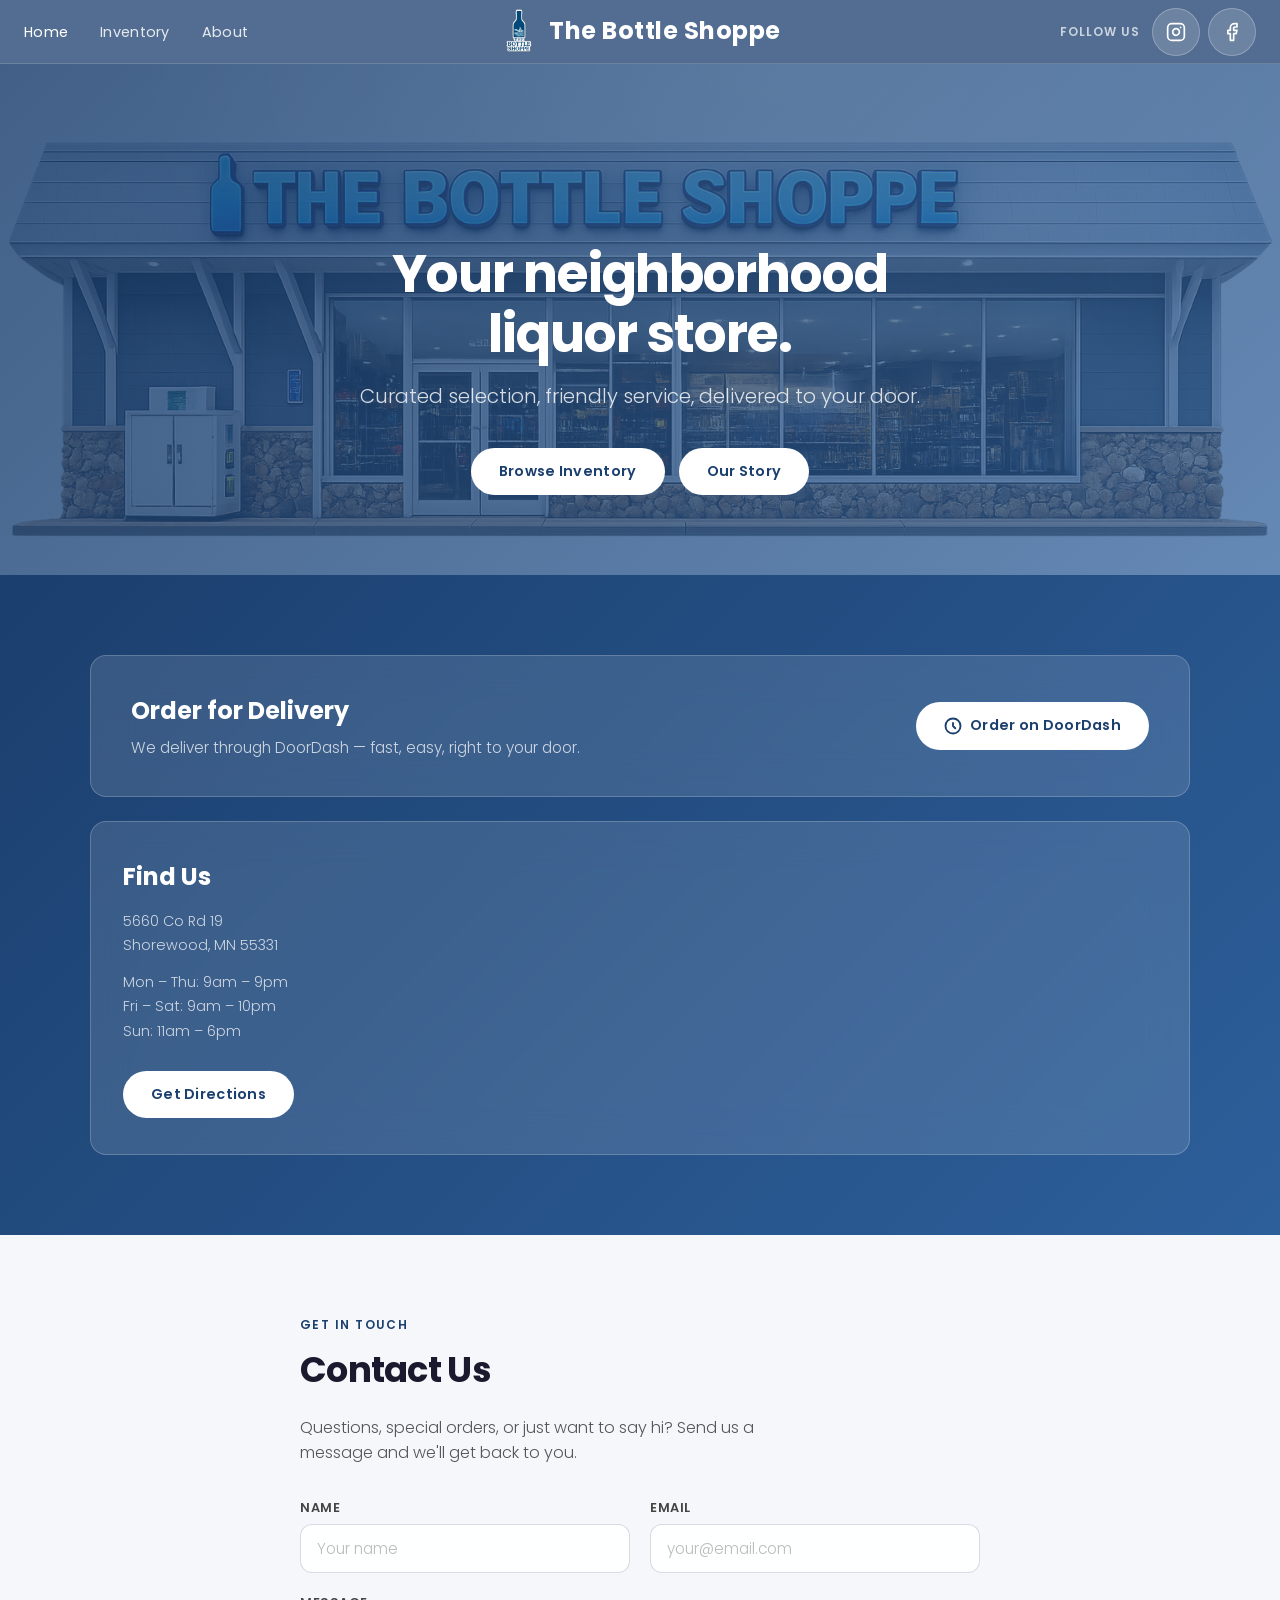
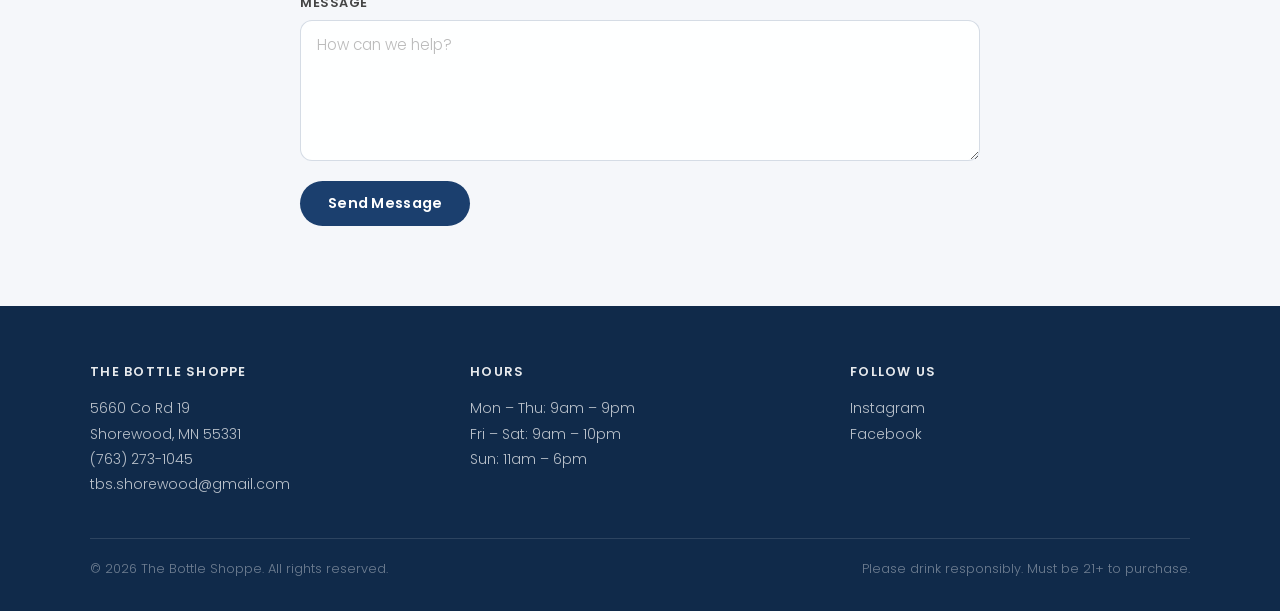
<file: index.html>
<!DOCTYPE html>
<html lang="en">
<head>
  <meta charset="UTF-8">
  <meta name="viewport" content="width=device-width, initial-scale=1.0">
  <title>The Bottle Shoppe</title>
  <link rel="preconnect" href="https://fonts.googleapis.com">
  <link rel="preconnect" href="https://fonts.gstatic.com" crossorigin>
  <link href="https://fonts.googleapis.com/css2?family=Poppins:wght@300;400;600;700&display=swap" rel="stylesheet">
  <link rel="stylesheet" href="style.css">
</head>
<body>

  <!-- ── Navigation ── -->
  <nav class="nav">
    <ul class="nav-links">
      <li><a href="index.html" class="active">Home</a></li>
      <li><a href="inventory.html">Inventory</a></li>
      <li><a href="about.html">About</a></li>
    </ul>
    <a href="index.html" class="nav-brand">
      <img src="images/logo%20no%20white%20background.png" alt="The Bottle Shoppe" height="60">
      <span class="nav-title">The Bottle Shoppe</span>
    </a>
    <div class="nav-social">
      <span class="nav-social-label">Follow Us</span>
      <a href="https://www.instagram.com/tbs.shorewood/" class="icon-btn" target="_blank" rel="noopener" aria-label="Instagram">
        <svg width="20" height="20" viewBox="0 0 24 24" fill="none" stroke="currentColor" stroke-width="2" stroke-linecap="round" stroke-linejoin="round">
          <rect x="2" y="2" width="20" height="20" rx="5" ry="5"/>
          <path d="M16 11.37A4 4 0 1 1 12.63 8 4 4 0 0 1 16 11.37z"/>
          <line x1="17.5" y1="6.5" x2="17.51" y2="6.5"/>
        </svg>
      </a>
      <a href="https://www.facebook.com/share/1CgVBMx9sU/" class="icon-btn" target="_blank" rel="noopener" aria-label="Facebook">
        <svg width="20" height="20" viewBox="0 0 24 24" fill="none" stroke="currentColor" stroke-width="2" stroke-linecap="round" stroke-linejoin="round">
          <path d="M18 2h-3a5 5 0 0 0-5 5v3H7v4h3v8h4v-8h3l1-4h-4V7a1 1 0 0 1 1-1h3z"/>
        </svg>
      </a>
    </div>
  </nav>

  <div class="page-body">

    <!-- ── Hero ── -->
    <section class="hero">
      <div class="hero-inner">
        <h1 class="hero-headline">Your neighborhood<br>liquor store.</h1>
        <p class="hero-tagline">Curated selection, friendly service, delivered to your door.</p>
        <div style="display:flex; gap:14px; justify-content:center; flex-wrap:wrap;">
          <a href="inventory.html" class="btn btn-primary">Browse Inventory</a>
          <a href="about.html" class="btn btn-primary">Our Story</a>
        </div>
      </div>
    </section>

    <!-- ── Delivery Section ── -->
    <section class="section-blue">
      <div class="section-inner">
        <div class="delivery-card">
          <div class="delivery-card-text">
            <h2>Order for Delivery</h2>
            <p>We deliver through DoorDash — fast, easy, right to your door.</p>
          </div>
          <div>
            <!-- DOORDASH EMBED: paste DoorDash storefront embed snippet here when available -->
            <!-- Fallback button below — replace [DOORDASH_URL] with your store link -->
            <a href="https://www.doordash.com/convenience/store/the-bottle-shoppe-excelsior-37431785/?utm_campaign=gpa" class="btn btn-primary" target="_blank" rel="noopener">
              <svg width="18" height="18" viewBox="0 0 24 24" fill="none" stroke="currentColor" stroke-width="2.5" stroke-linecap="round" stroke-linejoin="round">
                <circle cx="12" cy="12" r="10"/>
                <path d="M12 8v4l3 3"/>
              </svg>
              Order on DoorDash
            </a>
          </div>
        </div>

        <!-- ── Find Us Card ── -->
        <div class="find-us-card">
          <div class="find-us-info">
            <h2>Find Us</h2>
            <address>
              5660 Co Rd 19<br>
              Shorewood, MN 55331
            </address>
            <p>
              Mon – Thu: 9am – 9pm<br>
              Fri – Sat: 9am – 10pm<br>
              Sun: 11am – 6pm
            </p>
            <a href="https://www.google.com/maps/place/The+Bottle+Shoppe/@44.9011244,-93.5923274,17z/data=!3m1!4b1!4m6!3m5!1s0x87f60367f8fd0745:0x949a5ee95f231d9f!8m2!3d44.9011206!4d-93.5897525!16s%2Fg%2F11ymnhgc1g?entry=ttu&g_ep=EgoyMDI2MDMxMS4wIKXMDSoASAFQAw%3D%3D"
               class="btn btn-primary" target="_blank" rel="noopener" style="margin-top:16px;">
              Get Directions
            </a>
          </div>
          <div class="find-us-map">
            <iframe
              src="https://maps.google.com/maps?q=44.9011206,-93.5897525&z=15&output=embed"
              width="100%" height="100%"
              style="border:0;" allowfullscreen="" loading="lazy"
              referrerpolicy="no-referrer-when-downgrade"
              title="The Bottle Shoppe location">
            </iframe>
          </div>
        </div>
      </div>
    </section>


    <!-- ── Contact Us ── -->
    <section class="section" id="contact">
      <div class="section-inner" style="max-width:680px;">
        <p class="section-label">Get In Touch</p>
        <h2 class="section-title">Contact Us</h2>
        <p class="section-sub" style="margin-bottom:32px;">Questions, special orders, or just want to say hi? Send us a message and we'll get back to you.</p>

        <!-- Formspree: sign up at formspree.io, create a form pointed at tbs.shorewood@gmail.com,
             then replace YOUR_FORM_ID below with the ID from your dashboard (e.g. xpwzabcd) -->
        <form
          action="https://formspree.io/f/xreylqyp"
          method="POST"
          class="contact-form"
          id="contact-form"
        >
          <div class="contact-form-row">
            <div class="contact-field">
              <label for="contact-name">Name</label>
              <input type="text" id="contact-name" name="name" placeholder="Your name" required>
            </div>
            <div class="contact-field">
              <label for="contact-email">Email</label>
              <input type="email" id="contact-email" name="email" placeholder="your@email.com" required>
            </div>
          </div>
          <div class="contact-field">
            <label for="contact-message">Message</label>
            <textarea id="contact-message" name="message" rows="5" placeholder="How can we help?" required></textarea>
          </div>
          <div style="display:flex; align-items:center; gap:16px; flex-wrap:wrap;">
            <button type="submit" class="btn btn-blue">Send Message</button>
            <p class="contact-success" id="contact-success" style="display:none; color:#15803d; font-size:0.9rem; font-weight:400;">
              ✓ Message sent! We'll be in touch soon.
            </p>
          </div>
        </form>
      </div>
    </section>

  </div><!-- end .page-body -->

  <!-- ── Footer ── -->
  <footer class="footer">
    <div class="footer-inner">
      <div class="footer-col">
        <h4>The Bottle Shoppe</h4>
        <address>
          <a href="https://www.google.com/maps/place/The+Bottle+Shoppe/@44.9011244,-93.5923274,17z/data=!3m1!4b1!4m6!3m5!1s0x87f60367f8fd0745:0x949a5ee95f231d9f!8m2!3d44.9011206!4d-93.5897525!16s%2Fg%2F11ymnhgc1g?entry=ttu&g_ep=EgoyMDI2MDMxMS4wIKXMDSoASAFQAw%3D%3D" target="_blank" rel="noopener">5660 Co Rd 19<br>
          Shorewood, MN 55331</a><br>
          <a href="tel:+17632731045">(763) 273-1045</a><br>
          <a href="mailto:tbs.shorewood@gmail.com">tbs.shorewood@gmail.com</a>
        </address>
      </div>
      <div class="footer-col">
        <h4>Hours</h4>
        <p>
          Mon – Thu: 9am – 9pm<br>
          Fri – Sat: 9am – 10pm<br>
          Sun: 11am – 6pm
        </p>
      </div>
      <div class="footer-col">
        <h4>Follow Us</h4>
        <p>
          <a href="https://www.instagram.com/tbs.shorewood/" style="color:rgba(255,255,255,0.7); transition:color 0.2s;" onmouseover="this.style.color='#fff'" onmouseout="this.style.color='rgba(255,255,255,0.7)'">Instagram</a><br>
          <a href="https://www.facebook.com/share/1CgVBMx9sU/" style="color:rgba(255,255,255,0.7); transition:color 0.2s;" onmouseover="this.style.color='#fff'" onmouseout="this.style.color='rgba(255,255,255,0.7)'">Facebook</a>
        </p>
      </div>
    </div>
    <div class="footer-bottom">
      <p>&copy; 2026 The Bottle Shoppe. All rights reserved.</p>
      <p>Please drink responsibly. Must be 21+ to purchase.</p>
    </div>
  </footer>
  <script>
    // Formspree AJAX submit — keeps user on page with success message
    const form = document.getElementById('contact-form');
    if (form) {
      form.addEventListener('submit', async function (e) {
        e.preventDefault();
        const btn = form.querySelector('button[type="submit"]');
        btn.textContent = 'Sending…';
        btn.disabled = true;
        try {
          const res = await fetch(form.action, {
            method: 'POST',
            body: new FormData(form),
            headers: { Accept: 'application/json' }
          });
          if (res.ok) {
            form.reset();
            document.getElementById('contact-success').style.display = 'block';
            btn.style.display = 'none';
          } else {
            btn.textContent = 'Try again';
            btn.disabled = false;
          }
        } catch {
          btn.textContent = 'Try again';
          btn.disabled = false;
        }
      });
    }
  </script>
</body>
</html>
</file>
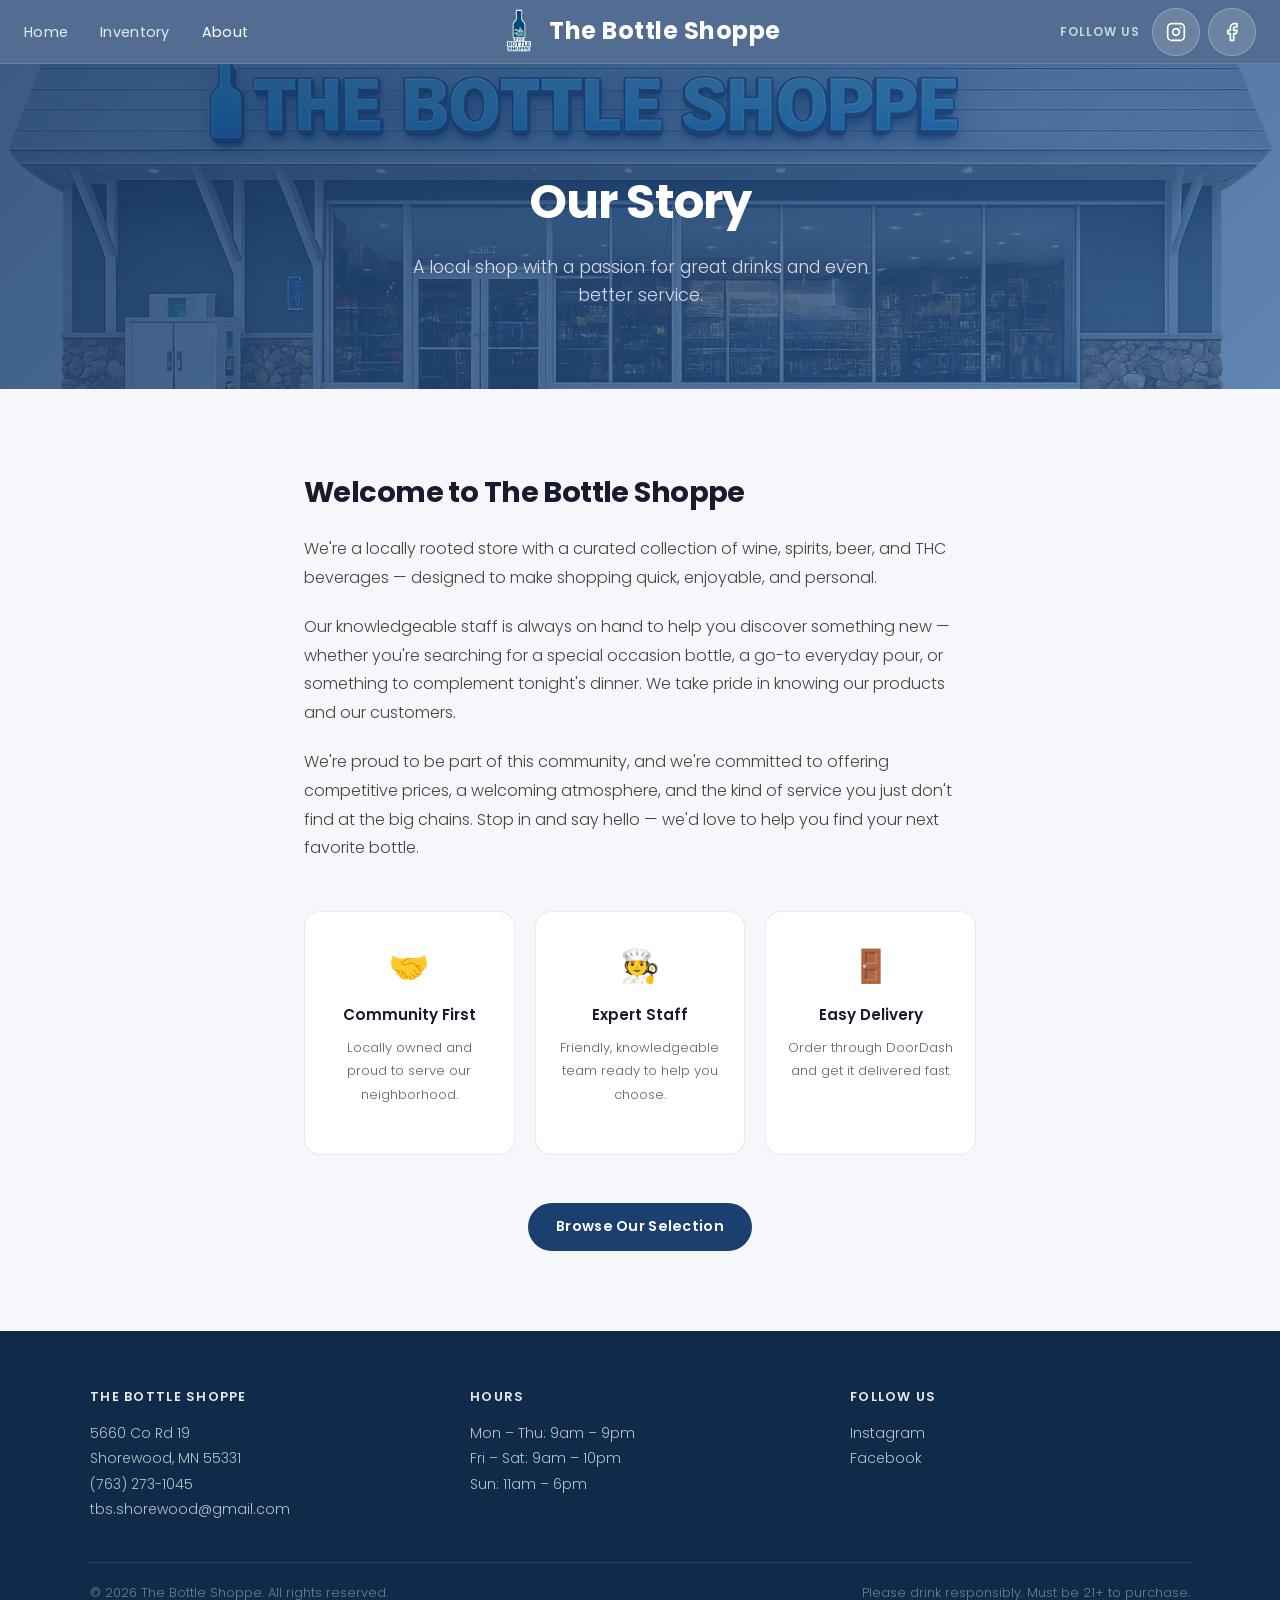
<file: about.html>
<!DOCTYPE html>
<html lang="en">
<head>
  <meta charset="UTF-8">
  <meta name="viewport" content="width=device-width, initial-scale=1.0">
  <title>About — The Bottle Shoppe</title>
  <link rel="preconnect" href="https://fonts.googleapis.com">
  <link rel="preconnect" href="https://fonts.gstatic.com" crossorigin>
  <link href="https://fonts.googleapis.com/css2?family=Poppins:wght@300;400;600;700&display=swap" rel="stylesheet">
  <link rel="stylesheet" href="style.css">
</head>
<body>

  <!-- ── Navigation ── -->
  <nav class="nav">
    <ul class="nav-links">
      <li><a href="index.html">Home</a></li>
      <li><a href="inventory.html">Inventory</a></li>
      <li><a href="about.html" class="active">About</a></li>
    </ul>
    <a href="index.html" class="nav-brand">
      <img src="images/logo%20no%20white%20background.png" alt="The Bottle Shoppe" height="60">
      <span class="nav-title">The Bottle Shoppe</span>
    </a>
    <div class="nav-social">
      <span class="nav-social-label">Follow Us</span>
      <a href="https://www.instagram.com/tbs.shorewood/" class="icon-btn" target="_blank" rel="noopener" aria-label="Instagram">
        <svg width="20" height="20" viewBox="0 0 24 24" fill="none" stroke="currentColor" stroke-width="2" stroke-linecap="round" stroke-linejoin="round">
          <rect x="2" y="2" width="20" height="20" rx="5" ry="5"/>
          <path d="M16 11.37A4 4 0 1 1 12.63 8 4 4 0 0 1 16 11.37z"/>
          <line x1="17.5" y1="6.5" x2="17.51" y2="6.5"/>
        </svg>
      </a>
      <a href="https://www.facebook.com/share/1CgVBMx9sU/" class="icon-btn" target="_blank" rel="noopener" aria-label="Facebook">
        <svg width="20" height="20" viewBox="0 0 24 24" fill="none" stroke="currentColor" stroke-width="2" stroke-linecap="round" stroke-linejoin="round">
          <path d="M18 2h-3a5 5 0 0 0-5 5v3H7v4h3v8h4v-8h3l1-4h-4V7a1 1 0 0 1 1-1h3z"/>
        </svg>
      </a>
    </div>
  </nav>

  <div class="page-body">

  <!-- ── About Header ── -->
  <header class="about-header">
    <h1>Our Story</h1>
    <p>A local shop with a passion for great drinks and even better service.</p>
  </header>

  <!-- ── Story Section ── -->
  <main>
    <div class="about-story">

      <h2>Welcome to The Bottle Shoppe</h2>

      <p>
        We're a locally rooted store with a curated collection of wine, spirits, beer,
        and THC beverages — designed to make shopping quick, enjoyable, and personal.
      </p>
      <p>
        Our knowledgeable staff is always on hand to help you discover something new —
        whether you're searching for a special occasion bottle, a go-to everyday pour,
        or something to complement tonight's dinner. We take pride in knowing our
        products and our customers.
      </p>
      <p>
        We're proud to be part of this community, and we're committed to offering
        competitive prices, a welcoming atmosphere, and the kind of service you
        just don't find at the big chains. Stop in and say hello — we'd love to
        help you find your next favorite bottle.
      </p>

      <!-- ── Values Cards ── -->
      <div style="display:grid; grid-template-columns: repeat(auto-fit, minmax(200px, 1fr)); gap:20px; margin-top:48px;">
        <div class="card-light" style="text-align:center; padding:28px 20px;">
          <div style="font-size:2rem; margin-bottom:12px;">🤝</div>
          <h4 style="font-weight:600; font-size:0.95rem; color:#1a1a2e; margin-bottom:8px;">Community First</h4>
          <p style="font-size:0.82rem; color:#666; font-weight:300;">Locally owned and proud to serve our neighborhood.</p>
        </div>
        <div class="card-light" style="text-align:center; padding:28px 20px;">
          <div style="font-size:2rem; margin-bottom:12px;">🧑‍🍳</div>
          <h4 style="font-weight:600; font-size:0.95rem; color:#1a1a2e; margin-bottom:8px;">Expert Staff</h4>
          <p style="font-size:0.82rem; color:#666; font-weight:300;">Friendly, knowledgeable team ready to help you choose.</p>
        </div>
        <div class="card-light" style="text-align:center; padding:28px 20px;">
          <div style="font-size:2rem; margin-bottom:12px;">🚪</div>
          <h4 style="font-weight:600; font-size:0.95rem; color:#1a1a2e; margin-bottom:8px;">Easy Delivery</h4>
          <p style="font-size:0.82rem; color:#666; font-weight:300;">Order through DoorDash and get it delivered fast.</p>
        </div>
      </div>

      <div style="margin-top:48px; text-align:center;">
        <a href="inventory.html" class="btn btn-blue">Browse Our Selection</a>
      </div>

    </div>
  </main>

  </div><!-- end .page-body -->

  <!-- ── Footer ── -->
  <footer class="footer">
    <div class="footer-inner">
      <div class="footer-col">
        <h4>The Bottle Shoppe</h4>
        <address>
          <a href="https://www.google.com/maps/place/The+Bottle+Shoppe/@44.9011244,-93.5923274,17z/data=!3m1!4b1!4m6!3m5!1s0x87f60367f8fd0745:0x949a5ee95f231d9f!8m2!3d44.9011206!4d-93.5897525!16s%2Fg%2F11ymnhgc1g?entry=ttu&g_ep=EgoyMDI2MDMxMS4wIKXMDSoASAFQAw%3D%3D" target="_blank" rel="noopener">5660 Co Rd 19<br>
          Shorewood, MN 55331</a><br>
          <a href="tel:+17632731045">(763) 273-1045</a><br>
          <a href="mailto:tbs.shorewood@gmail.com">tbs.shorewood@gmail.com</a>
        </address>
      </div>
      <div class="footer-col">
        <h4>Hours</h4>
        <p>
          Mon – Thu: 9am – 9pm<br>
          Fri – Sat: 9am – 10pm<br>
          Sun: 11am – 6pm
        </p>
      </div>
      <div class="footer-col">
        <h4>Follow Us</h4>
        <p>
          <a href="https://www.instagram.com/tbs.shorewood/" style="color:rgba(255,255,255,0.7);">Instagram</a><br>
          <a href="https://www.facebook.com/share/1CgVBMx9sU/" style="color:rgba(255,255,255,0.7);">Facebook</a>
        </p>
      </div>
    </div>
    <div class="footer-bottom">
      <p>&copy; 2026 The Bottle Shoppe. All rights reserved.</p>
      <p>Please drink responsibly. Must be 21+ to purchase.</p>
    </div>
  </footer>

</body>
</html>
</file>
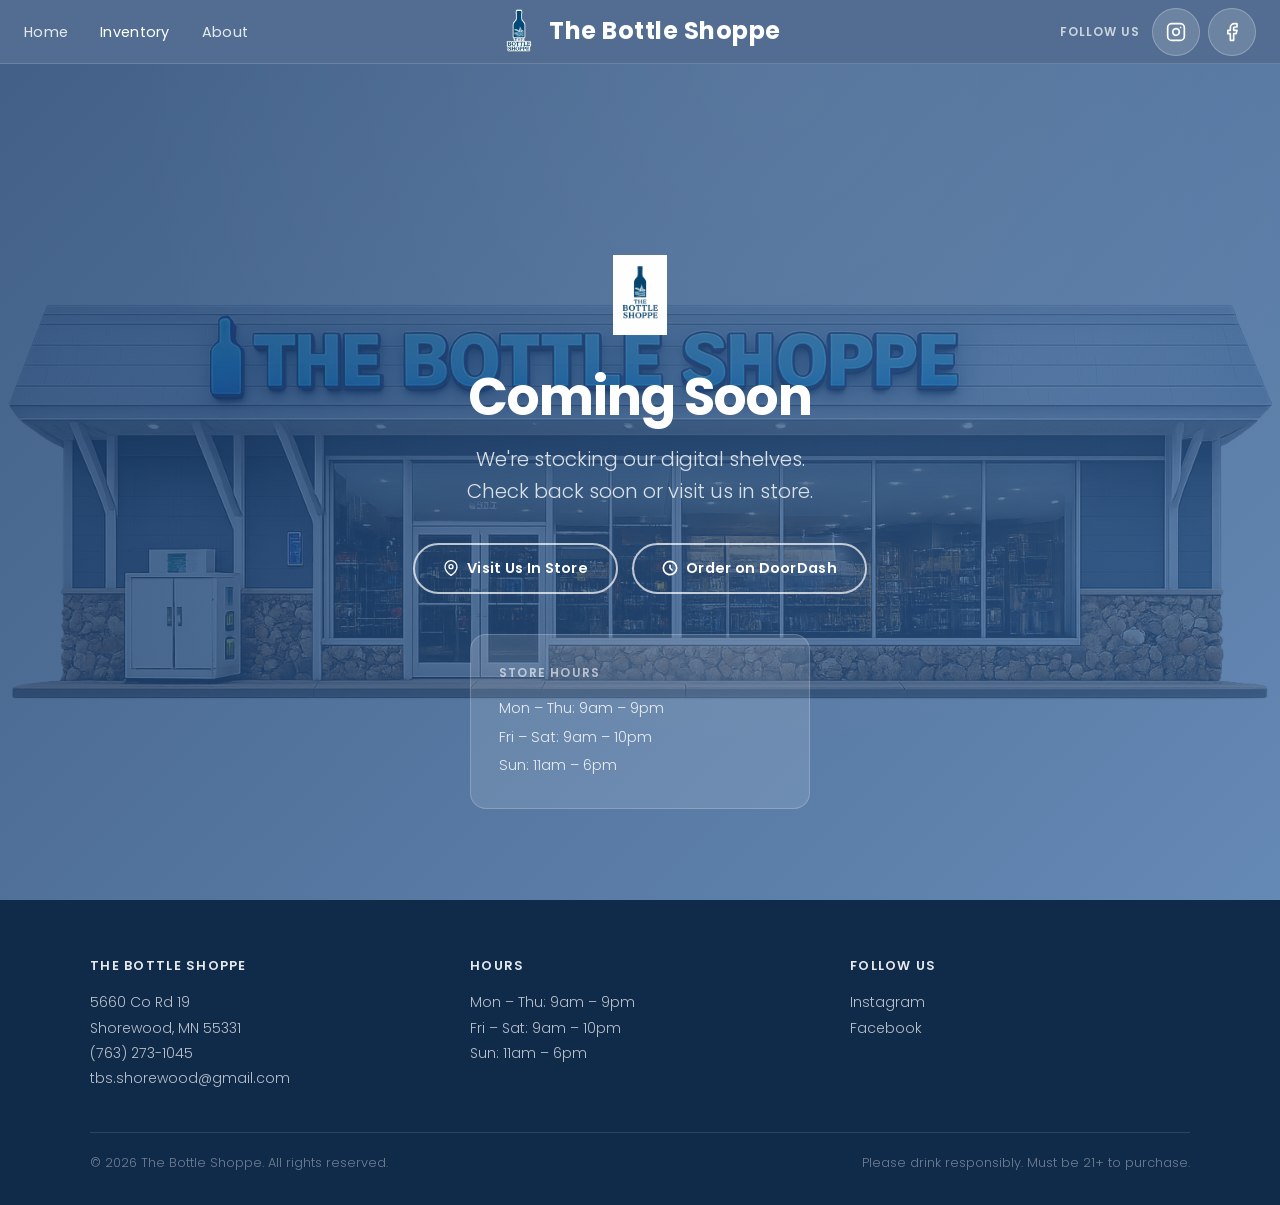
<file: inventory.html>
<!DOCTYPE html>
<html lang="en">
<head>
  <meta charset="UTF-8">
  <meta name="viewport" content="width=device-width, initial-scale=1.0">
  <title>Inventory — The Bottle Shoppe</title>
  <link rel="preconnect" href="https://fonts.googleapis.com">
  <link rel="preconnect" href="https://fonts.gstatic.com" crossorigin>
  <link href="https://fonts.googleapis.com/css2?family=Poppins:wght@300;400;600;700&display=swap" rel="stylesheet">
  <link rel="stylesheet" href="style.css">
</head>
<body>

  <!-- ── Navigation ── -->
  <nav class="nav">
    <ul class="nav-links">
      <li><a href="index.html">Home</a></li>
      <li><a href="inventory.html" class="active">Inventory</a></li>
      <li><a href="about.html">About</a></li>
    </ul>
    <a href="index.html" class="nav-brand">
      <img src="images/logo%20no%20white%20background.png" alt="The Bottle Shoppe" height="60">
      <span class="nav-title">The Bottle Shoppe</span>
    </a>
    <div class="nav-social">
      <span class="nav-social-label">Follow Us</span>
      <a href="https://www.instagram.com/tbs.shorewood/" class="icon-btn" target="_blank" rel="noopener" aria-label="Instagram">
        <svg width="20" height="20" viewBox="0 0 24 24" fill="none" stroke="currentColor" stroke-width="2" stroke-linecap="round" stroke-linejoin="round">
          <rect x="2" y="2" width="20" height="20" rx="5" ry="5"/>
          <path d="M16 11.37A4 4 0 1 1 12.63 8 4 4 0 0 1 16 11.37z"/>
          <line x1="17.5" y1="6.5" x2="17.51" y2="6.5"/>
        </svg>
      </a>
      <a href="https://www.facebook.com/share/1CgVBMx9sU/" class="icon-btn" target="_blank" rel="noopener" aria-label="Facebook">
        <svg width="20" height="20" viewBox="0 0 24 24" fill="none" stroke="currentColor" stroke-width="2" stroke-linecap="round" stroke-linejoin="round">
          <path d="M18 2h-3a5 5 0 0 0-5 5v3H7v4h3v8h4v-8h3l1-4h-4V7a1 1 0 0 1 1-1h3z"/>
        </svg>
      </a>
    </div>
  </nav>

  <div class="page-body">

    <!-- ── Coming Soon Hero ── -->
    <section class="hero" style="min-height: calc(100vh - 64px); display:flex; align-items:center; justify-content:center;">
      <div class="hero-inner">
        <img src="images/logo.png" alt="The Bottle Shoppe" height="80" style="margin: 0 auto 32px;">
        <h1 class="hero-headline">Coming Soon</h1>
        <p class="hero-tagline">We're stocking our digital shelves.<br>Check back soon or visit us in store.</p>

        <div style="display:flex; gap:14px; justify-content:center; flex-wrap:wrap; margin-bottom:40px;">
          <a href="https://www.google.com/maps/place/The+Bottle+Shoppe/@44.9011244,-93.5923274,17z/data=!3m1!4b1!4m6!3m5!1s0x87f60367f8fd0745:0x949a5ee95f231d9f!8m2!3d44.9011206!4d-93.5897525!16s%2Fg%2F11ymnhgc1g?entry=ttu&g_ep=EgoyMDI2MDMxMS4wIKXMDSoASAFQAw%3D%3D" class="btn btn-outline" target="_blank" rel="noopener">
            <svg width="16" height="16" viewBox="0 0 24 24" fill="none" stroke="currentColor" stroke-width="2" stroke-linecap="round" stroke-linejoin="round">
              <path d="M21 10c0 7-9 13-9 13s-9-6-9-13a9 9 0 0 1 18 0z"/>
              <circle cx="12" cy="10" r="3"/>
            </svg>
            Visit Us In Store
          </a>
          <a href="https://www.doordash.com/convenience/store/the-bottle-shoppe-excelsior-37431785/?utm_campaign=gpa" class="btn btn-outline" target="_blank" rel="noopener">
            <svg width="16" height="16" viewBox="0 0 24 24" fill="none" stroke="currentColor" stroke-width="2.5" stroke-linecap="round" stroke-linejoin="round">
              <circle cx="12" cy="12" r="10"/>
              <path d="M12 8v4l3 3"/>
            </svg>
            Order on DoorDash
          </a>
        </div>

        <div class="card" style="max-width:340px; margin:0 auto; text-align:left;">
          <p style="font-size:0.75rem; font-weight:600; letter-spacing:0.1em; text-transform:uppercase; color:rgba(255,255,255,0.6); margin-bottom:12px;">Store Hours</p>
          <p style="font-size:0.9rem; color:rgba(255,255,255,0.85); line-height:2;">
            Mon – Thu: 9am – 9pm<br>
            Fri – Sat: 9am – 10pm<br>
            Sun: 11am – 6pm
          </p>
        </div>
      </div>
    </section>

  </div><!-- end .page-body -->

  <!-- ── Footer ── -->
  <footer class="footer">
    <div class="footer-inner">
      <div class="footer-col">
        <h4>The Bottle Shoppe</h4>
        <address>
          <a href="https://www.google.com/maps/place/The+Bottle+Shoppe/@44.9011244,-93.5923274,17z/data=!3m1!4b1!4m6!3m5!1s0x87f60367f8fd0745:0x949a5ee95f231d9f!8m2!3d44.9011206!4d-93.5897525!16s%2Fg%2F11ymnhgc1g?entry=ttu&g_ep=EgoyMDI2MDMxMS4wIKXMDSoASAFQAw%3D%3D" target="_blank" rel="noopener">5660 Co Rd 19<br>
          Shorewood, MN 55331</a><br>
          <a href="tel:+17632731045">(763) 273-1045</a><br>
          <a href="mailto:tbs.shorewood@gmail.com">tbs.shorewood@gmail.com</a>
        </address>
      </div>
      <div class="footer-col">
        <h4>Hours</h4>
        <p>
          Mon – Thu: 9am – 9pm<br>
          Fri – Sat: 9am – 10pm<br>
          Sun: 11am – 6pm
        </p>
      </div>
      <div class="footer-col">
        <h4>Follow Us</h4>
        <p>
          <a href="https://www.instagram.com/tbs.shorewood/" style="color:rgba(255,255,255,0.7);">Instagram</a><br>
          <a href="https://www.facebook.com/share/1CgVBMx9sU/" style="color:rgba(255,255,255,0.7);">Facebook</a>
        </p>
      </div>
    </div>
    <div class="footer-bottom">
      <p>&copy; 2026 The Bottle Shoppe. All rights reserved.</p>
      <p>Please drink responsibly. Must be 21+ to purchase.</p>
    </div>
  </footer>

</body>
</html>
</file>
<file: style.css>
/* ============================================================
   The Bottle Shoppe — Shared Stylesheet
   iOS/Apple-inspired minimalist design
   ============================================================ */

@import url('https://fonts.googleapis.com/css2?family=Poppins:wght@300;400;600;700&display=swap');

/* ── Custom Properties ── */
:root {
  --blue: #1B3F6E;
  --blue-light: #2D5F9A;
  --blue-dark: #102A4A;
  --white: #ffffff;
  --glass-bg: rgba(255, 255, 255, 0.12);
  --glass-border: rgba(255, 255, 255, 0.2);
  --glass-blur: blur(20px);
  --card-radius: 16px;
  --pill-radius: 50px;
  --transition: all 0.2s ease;
  --section-pad: 80px;
}

/* ── Reset / Base ── */
*, *::before, *::after {
  box-sizing: border-box;
  margin: 0;
  padding: 0;
}

html {
  scroll-behavior: smooth;
}

body {
  font-family: 'Poppins', sans-serif;
  font-weight: 300;
  color: #1a1a2e;
  background: #f5f7fa;
  line-height: 1.6;
  -webkit-font-smoothing: antialiased;
}

a {
  text-decoration: none;
  color: inherit;
}

img {
  max-width: 100%;
  display: block;
}

/* ── Navigation ── */
.nav {
  position: fixed;
  top: 0;
  left: 0;
  right: 0;
  z-index: 100;
  background: rgba(27, 63, 110, 0.75);
  backdrop-filter: blur(20px);
  -webkit-backdrop-filter: blur(20px);
  border-bottom: 1px solid rgba(255, 255, 255, 0.15);
  padding: 0 24px;
  height: 64px;
  display: grid;
  grid-template-columns: 1fr auto 1fr;
  align-items: center;
}

.nav-brand {
  display: flex;
  align-items: center;
  gap: 10px;
  text-decoration: none;
  color: inherit;
  cursor: pointer;
  justify-self: center;
}

/* LOGO: replace span below with <img src="images/logo.png"> when ready */
.nav-logo-placeholder {
  width: 36px;
  height: 36px;
  background: rgba(255, 255, 255, 0.2);
  border-radius: 8px;
  display: flex;
  align-items: center;
  justify-content: center;
  font-size: 18px;
}

.nav-title {
  font-family: 'Poppins', sans-serif;
  font-weight: 700;
  font-size: 1.5rem;
  color: var(--white);
  letter-spacing: 0.02em;
}

.nav-links {
  display: flex;
  align-items: center;
  gap: 32px;
  list-style: none;
  justify-self: start;
}

.nav-social {
  justify-self: end;
  display: flex;
  align-items: center;
  gap: 8px;
}

.nav-social-label {
  font-size: 0.75rem;
  font-weight: 600;
  letter-spacing: 0.08em;
  text-transform: uppercase;
  color: rgba(255, 255, 255, 0.7);
  margin-right: 4px;
}

.nav-links a {
  color: rgba(255, 255, 255, 0.85);
  font-weight: 400;
  font-size: 0.9rem;
  letter-spacing: 0.02em;
  transition: var(--transition);
}

.nav-links a:hover,
.nav-links a.active {
  color: var(--white);
}

/* ── Page Offset for Fixed Nav ── */
.page-body {
  padding-top: 64px;
}

/* ── Hero ── */
.hero {
  background:
    linear-gradient(135deg, rgba(27, 63, 110, 0.82) 0%, rgba(45, 95, 154, 0.72) 100%),
    url('images/storefront.png') center / cover no-repeat;
  padding: calc(var(--section-pad) + 100px) 24px var(--section-pad);
  text-align: center;
  color: var(--white);
  overflow: hidden;
  position: relative;
}

.hero::before {
  content: '';
  position: absolute;
  inset: 0;
  background: radial-gradient(ellipse at 60% 0%, rgba(255,255,255,0.06) 0%, transparent 60%);
  pointer-events: none;
}

/* ── About Header (reuses storefront image) ── */
.about-header {
  background:
    linear-gradient(135deg, rgba(27, 63, 110, 0.85) 0%, rgba(45, 95, 154, 0.75) 100%),
    url('images/storefront.png') center / cover no-repeat;
}

.hero-inner {
  max-width: 680px;
  margin: 0 auto;
  animation: heroFadeIn 0.8s ease both;
}

.hero-headline {
  font-weight: 700;
  font-size: clamp(2rem, 5vw, 3.25rem);
  line-height: 1.15;
  letter-spacing: -0.02em;
  margin-bottom: 16px;
}

.hero-tagline {
  font-weight: 300;
  font-size: clamp(1rem, 2.5vw, 1.25rem);
  color: rgba(255, 255, 255, 0.82);
  margin-bottom: 36px;
}

@keyframes heroFadeIn {
  from { opacity: 0; transform: translateY(24px); }
  to   { opacity: 1; transform: translateY(0); }
}

/* ── Glass Card ── */
.card {
  background: var(--glass-bg);
  backdrop-filter: var(--glass-blur);
  -webkit-backdrop-filter: var(--glass-blur);
  border: 1px solid var(--glass-border);
  border-radius: var(--card-radius);
  padding: 28px;
  transition: var(--transition);
}

.card:hover {
  transform: translateY(-3px);
  box-shadow: 0 12px 40px rgba(27, 63, 110, 0.18);
}

/* Light card variant (on white background) */
.card-light {
  background: rgba(255, 255, 255, 0.9);
  backdrop-filter: blur(10px);
  -webkit-backdrop-filter: blur(10px);
  border: 1px solid rgba(27, 63, 110, 0.1);
  border-radius: var(--card-radius);
  padding: 28px;
  transition: var(--transition);
}

.card-light:hover {
  transform: translateY(-3px);
  box-shadow: 0 12px 40px rgba(27, 63, 110, 0.12);
}

/* ── Buttons ── */
.btn {
  display: inline-flex;
  align-items: center;
  gap: 8px;
  border-radius: var(--pill-radius);
  padding: 12px 28px;
  font-family: 'Poppins', sans-serif;
  font-weight: 600;
  font-size: 0.9rem;
  letter-spacing: 0.02em;
  cursor: pointer;
  border: none;
  transition: var(--transition);
}

.btn-primary {
  background: var(--white);
  color: var(--blue);
}

.btn-primary:hover {
  background: rgba(255, 255, 255, 0.9);
  transform: scale(1.03);
  box-shadow: 0 6px 24px rgba(0, 0, 0, 0.2);
}

.btn-outline {
  background: transparent;
  color: var(--white);
  border: 2px solid rgba(255, 255, 255, 0.7);
}

.btn-outline:hover {
  background: rgba(255, 255, 255, 0.1);
  border-color: var(--white);
  transform: scale(1.03);
}

.btn-blue {
  background: var(--blue);
  color: var(--white);
}

.btn-blue:hover {
  background: var(--blue-light);
  transform: scale(1.03);
  box-shadow: 0 6px 24px rgba(27, 63, 110, 0.35);
}

/* ── Icon Buttons ── */
.icon-btn {
  display: inline-flex;
  align-items: center;
  justify-content: center;
  width: 48px;
  height: 48px;
  border-radius: 50%;
  background: rgba(255, 255, 255, 0.15);
  border: 1px solid rgba(255, 255, 255, 0.25);
  color: var(--white);
  transition: var(--transition);
  cursor: pointer;
}

.icon-btn:hover {
  background: rgba(255, 255, 255, 0.25);
  transform: scale(1.1);
}

/* ── Section Layout ── */
.section {
  padding: var(--section-pad) 24px;
}

.section-inner {
  max-width: 1100px;
  margin: 0 auto;
}

.section-label {
  font-size: 0.75rem;
  font-weight: 600;
  letter-spacing: 0.12em;
  text-transform: uppercase;
  color: var(--blue);
  margin-bottom: 8px;
}

.section-title {
  font-weight: 700;
  font-size: clamp(1.6rem, 3vw, 2.2rem);
  letter-spacing: -0.02em;
  color: #1a1a2e;
  margin-bottom: 16px;
}

.section-sub {
  font-weight: 300;
  color: #555;
  font-size: 1rem;
  max-width: 520px;
}

/* ── Hero section with gradient bg ── */
.section-blue {
  background: linear-gradient(135deg, #1B3F6E 0%, #2D5F9A 100%);
  color: var(--white);
  padding: var(--section-pad) 24px;
}

.section-blue .section-label { color: rgba(255,255,255,0.7); }
.section-blue .section-title { color: var(--white); }
.section-blue .section-sub { color: rgba(255,255,255,0.75); }

/* ── Delivery Card ── */
.delivery-card {
  background: var(--glass-bg);
  backdrop-filter: var(--glass-blur);
  -webkit-backdrop-filter: var(--glass-blur);
  border: 1px solid var(--glass-border);
  border-radius: var(--card-radius);
  padding: 36px 40px;
  display: flex;
  align-items: center;
  justify-content: space-between;
  gap: 24px;
  flex-wrap: wrap;
}

.delivery-card-text h2 {
  font-weight: 700;
  font-size: 1.5rem;
  color: var(--white);
  margin-bottom: 6px;
}

.delivery-card-text p {
  color: rgba(255,255,255,0.75);
  font-weight: 300;
  font-size: 0.95rem;
}

/* ── Social Row ── */
.social-row {
  display: flex;
  align-items: center;
  gap: 12px;
  flex-wrap: wrap;
  margin-top: 32px;
}

/* ── Find Us Card ── */
.find-us-card {
  background: var(--glass-bg);
  backdrop-filter: var(--glass-blur);
  -webkit-backdrop-filter: var(--glass-blur);
  border: 1px solid var(--glass-border);
  border-radius: var(--card-radius);
  margin-top: 24px;
  display: flex;
  gap: 32px;
  overflow: hidden;
  min-height: 280px;
}

.find-us-info {
  padding: 36px 32px;
  flex: 0 0 auto;
  display: flex;
  flex-direction: column;
  gap: 12px;
}

.find-us-info h2 {
  font-weight: 700;
  font-size: 1.5rem;
  color: var(--white);
}

.find-us-info address,
.find-us-info p {
  font-style: normal;
  font-weight: 300;
  font-size: 0.9rem;
  color: rgba(255, 255, 255, 0.75);
  line-height: 1.7;
}

.find-us-map {
  flex: 1;
  min-height: 280px;
}

.find-us-map iframe {
  width: 100%;
  height: 100%;
  display: block;
  border: 0;
}

@media (max-width: 600px) {
  .find-us-card { flex-direction: column; }
  .find-us-map  { min-height: 220px; }
}

/* ── Search Bar ── */
.search-wrap {
  position: relative;
  max-width: 440px;
}

.search-input {
  width: 100%;
  padding: 14px 20px 14px 48px;
  border-radius: var(--pill-radius);
  border: 1px solid rgba(27, 63, 110, 0.15);
  background: rgba(255, 255, 255, 0.85);
  backdrop-filter: blur(10px);
  font-family: 'Poppins', sans-serif;
  font-weight: 300;
  font-size: 0.95rem;
  outline: none;
  transition: var(--transition);
  color: #1a1a2e;
}

.search-input:focus {
  border-color: var(--blue);
  background: var(--white);
  box-shadow: 0 0 0 3px rgba(27, 63, 110, 0.12);
}

.search-input::placeholder { color: #aaa; }

.search-icon {
  position: absolute;
  left: 16px;
  top: 50%;
  transform: translateY(-50%);
  color: #aaa;
  pointer-events: none;
}

/* ── Inventory Page Header ── */
.inventory-header {
  background: linear-gradient(135deg, #1B3F6E 0%, #2D5F9A 100%);
  padding: calc(64px + 48px) 24px 48px;
  color: var(--white);
}

.inventory-header-inner {
  max-width: 1100px;
  margin: 0 auto;
  display: flex;
  align-items: flex-end;
  justify-content: space-between;
  gap: 24px;
  flex-wrap: wrap;
}

.inventory-header h1 {
  font-weight: 700;
  font-size: clamp(1.8rem, 4vw, 2.5rem);
  letter-spacing: -0.02em;
  margin-bottom: 4px;
}

.inventory-header p {
  color: rgba(255,255,255,0.75);
  font-weight: 300;
}

/* ── Category Section ── */
.category-section {
  margin-bottom: 56px;
}

.category-title {
  font-weight: 600;
  font-size: 1.1rem;
  letter-spacing: 0.08em;
  text-transform: uppercase;
  color: var(--blue);
  margin-bottom: 20px;
  padding-bottom: 10px;
  border-bottom: 2px solid rgba(27, 63, 110, 0.12);
}

/* ── Product Grid ── */
.product-grid {
  display: grid;
  grid-template-columns: repeat(3, 1fr);
  gap: 20px;
}

@media (max-width: 900px) {
  .product-grid { grid-template-columns: repeat(2, 1fr); }
}

@media (max-width: 560px) {
  .product-grid { grid-template-columns: 1fr; }
}

/* ── Product Card ── */
.product-card {
  background: rgba(255, 255, 255, 0.92);
  border: 1px solid rgba(27, 63, 110, 0.08);
  border-radius: var(--card-radius);
  overflow: hidden;
  transition: var(--transition);
  display: flex;
  flex-direction: column;
}

.product-card:hover {
  transform: translateY(-4px);
  box-shadow: 0 16px 48px rgba(27, 63, 110, 0.14);
  border-color: rgba(27, 63, 110, 0.18);
}

.product-img-wrap {
  background: linear-gradient(145deg, #e8f0fa 0%, #d4e3f7 100%);
  height: 180px;
  display: flex;
  align-items: center;
  justify-content: center;
  overflow: hidden;
}

.product-img-wrap img {
  height: 150px;
  width: auto;
  object-fit: contain;
  transition: transform 0.3s ease;
}

.product-card:hover .product-img-wrap img {
  transform: scale(1.05);
}

.product-body {
  padding: 16px 18px 20px;
  flex: 1;
  display: flex;
  flex-direction: column;
}

.product-name {
  font-weight: 600;
  font-size: 0.95rem;
  color: #1a1a2e;
  margin-bottom: 4px;
  line-height: 1.3;
}

.product-size {
  font-size: 0.78rem;
  color: #888;
  font-weight: 400;
  margin-bottom: 12px;
}

.product-footer {
  display: flex;
  align-items: center;
  justify-content: space-between;
  margin-top: auto;
}

.product-price {
  font-weight: 700;
  font-size: 1.1rem;
  color: var(--blue);
}

/* ── Stock Badges ── */
.badge {
  display: inline-flex;
  align-items: center;
  gap: 4px;
  padding: 4px 10px;
  border-radius: 20px;
  font-size: 0.72rem;
  font-weight: 600;
  letter-spacing: 0.04em;
}

.badge-in {
  background: rgba(34, 197, 94, 0.15);
  color: #15803d;
  border: 1px solid rgba(34, 197, 94, 0.25);
}

.badge-out {
  background: rgba(239, 68, 68, 0.12);
  color: #dc2626;
  border: 1px solid rgba(239, 68, 68, 0.2);
}

/* ── About Page ── */
.about-header {
  padding: calc(var(--section-pad) + 20px) 24px var(--section-pad);
  text-align: center;
  color: var(--white);
}

.about-header h1 {
  font-weight: 700;
  font-size: clamp(2rem, 5vw, 3rem);
  letter-spacing: -0.02em;
  margin-bottom: 12px;
}

.about-header p {
  font-weight: 300;
  font-size: 1.1rem;
  color: rgba(255,255,255,0.8);
  max-width: 500px;
  margin: 0 auto;
}

.about-story {
  padding: var(--section-pad) 24px;
  max-width: 720px;
  margin: 0 auto;
}

.about-story h2 {
  font-weight: 700;
  font-size: 1.8rem;
  letter-spacing: -0.02em;
  color: #1a1a2e;
  margin-bottom: 20px;
}

.about-story p {
  font-weight: 300;
  color: #444;
  font-size: 1rem;
  line-height: 1.8;
  margin-bottom: 20px;
}

.storefront-img-wrap {
  border-radius: var(--card-radius);
  overflow: hidden;
  margin-bottom: 48px;
  background: linear-gradient(135deg, #d4e3f7 0%, #e8f0fa 100%);
  height: 320px;
  display: flex;
  align-items: center;
  justify-content: center;
  color: #7c9ed9;
  font-size: 0.9rem;
}

.storefront-img-wrap img {
  width: 100%;
  height: 100%;
  object-fit: cover;
}

/* ── Footer ── */
.footer {
  background: var(--blue-dark);
  color: rgba(255,255,255,0.7);
  padding: 56px 24px 32px;
}

.footer-inner {
  max-width: 1100px;
  margin: 0 auto;
  display: grid;
  grid-template-columns: 1fr 1fr 1fr;
  gap: 40px;
  margin-bottom: 40px;
}

@media (max-width: 700px) {
  .footer-inner { grid-template-columns: 1fr; gap: 28px; }
}

.footer-col h4 {
  font-weight: 600;
  font-size: 0.8rem;
  letter-spacing: 0.1em;
  text-transform: uppercase;
  color: rgba(255,255,255,0.9);
  margin-bottom: 14px;
}

.footer-col p,
.footer-col address {
  font-style: normal;
  font-size: 0.88rem;
  line-height: 1.8;
  font-weight: 300;
}

.footer-bottom {
  border-top: 1px solid rgba(255,255,255,0.12);
  padding-top: 20px;
  max-width: 1100px;
  margin: 0 auto;
  display: flex;
  align-items: center;
  justify-content: space-between;
  flex-wrap: wrap;
  gap: 12px;
}

.footer-bottom p {
  font-size: 0.8rem;
  color: rgba(255,255,255,0.4);
}

/* ── Empty/No Results ── */
.empty-state {
  text-align: center;
  padding: 64px 24px;
  color: #aaa;
}

.empty-state p {
  font-size: 1rem;
  margin-top: 8px;
}

/* ── Contact Form ── */
.contact-form {
  display: flex;
  flex-direction: column;
  gap: 20px;
}

.contact-form-row {
  display: grid;
  grid-template-columns: 1fr 1fr;
  gap: 20px;
}

@media (max-width: 560px) {
  .contact-form-row { grid-template-columns: 1fr; }
}

.contact-field {
  display: flex;
  flex-direction: column;
  gap: 6px;
}

.contact-field label {
  font-size: 0.8rem;
  font-weight: 600;
  letter-spacing: 0.04em;
  color: #444;
  text-transform: uppercase;
}

.contact-field input,
.contact-field textarea {
  width: 100%;
  padding: 12px 16px;
  border-radius: 12px;
  border: 1px solid rgba(27, 63, 110, 0.18);
  background: rgba(255, 255, 255, 0.9);
  font-family: 'Poppins', sans-serif;
  font-weight: 300;
  font-size: 0.95rem;
  color: #1a1a2e;
  outline: none;
  transition: var(--transition);
  resize: vertical;
}

.contact-field input:focus,
.contact-field textarea:focus {
  border-color: var(--blue);
  background: var(--white);
  box-shadow: 0 0 0 3px rgba(27, 63, 110, 0.1);
}

.contact-field input::placeholder,
.contact-field textarea::placeholder {
  color: #bbb;
}

/* ── Utilities ── */
.text-center { text-align: center; }
.mt-8  { margin-top: 8px; }
.mt-16 { margin-top: 16px; }
.mt-24 { margin-top: 24px; }
.mt-32 { margin-top: 32px; }

/* ── Responsive Nav ── */
@media (max-width: 600px) {
  :root { --section-pad: 48px; }

  .nav-links { gap: 20px; }
  .nav-links a { font-size: 0.82rem; padding: 8px 0; }

  .hero { padding-top: calc(64px + 32px); }

  .search-wrap { max-width: 100%; }

  .delivery-card {
    padding: 24px;
    flex-direction: column;
    align-items: flex-start;
  }

  .inventory-header-inner {
    flex-direction: column;
    align-items: flex-start;
  }
}

@media (max-width: 480px) {
  .nav-title { display: none; }
  .nav-social .icon-btn { width: 36px; height: 36px; }
  .nav-social-label { display: none; }
}
</file>
